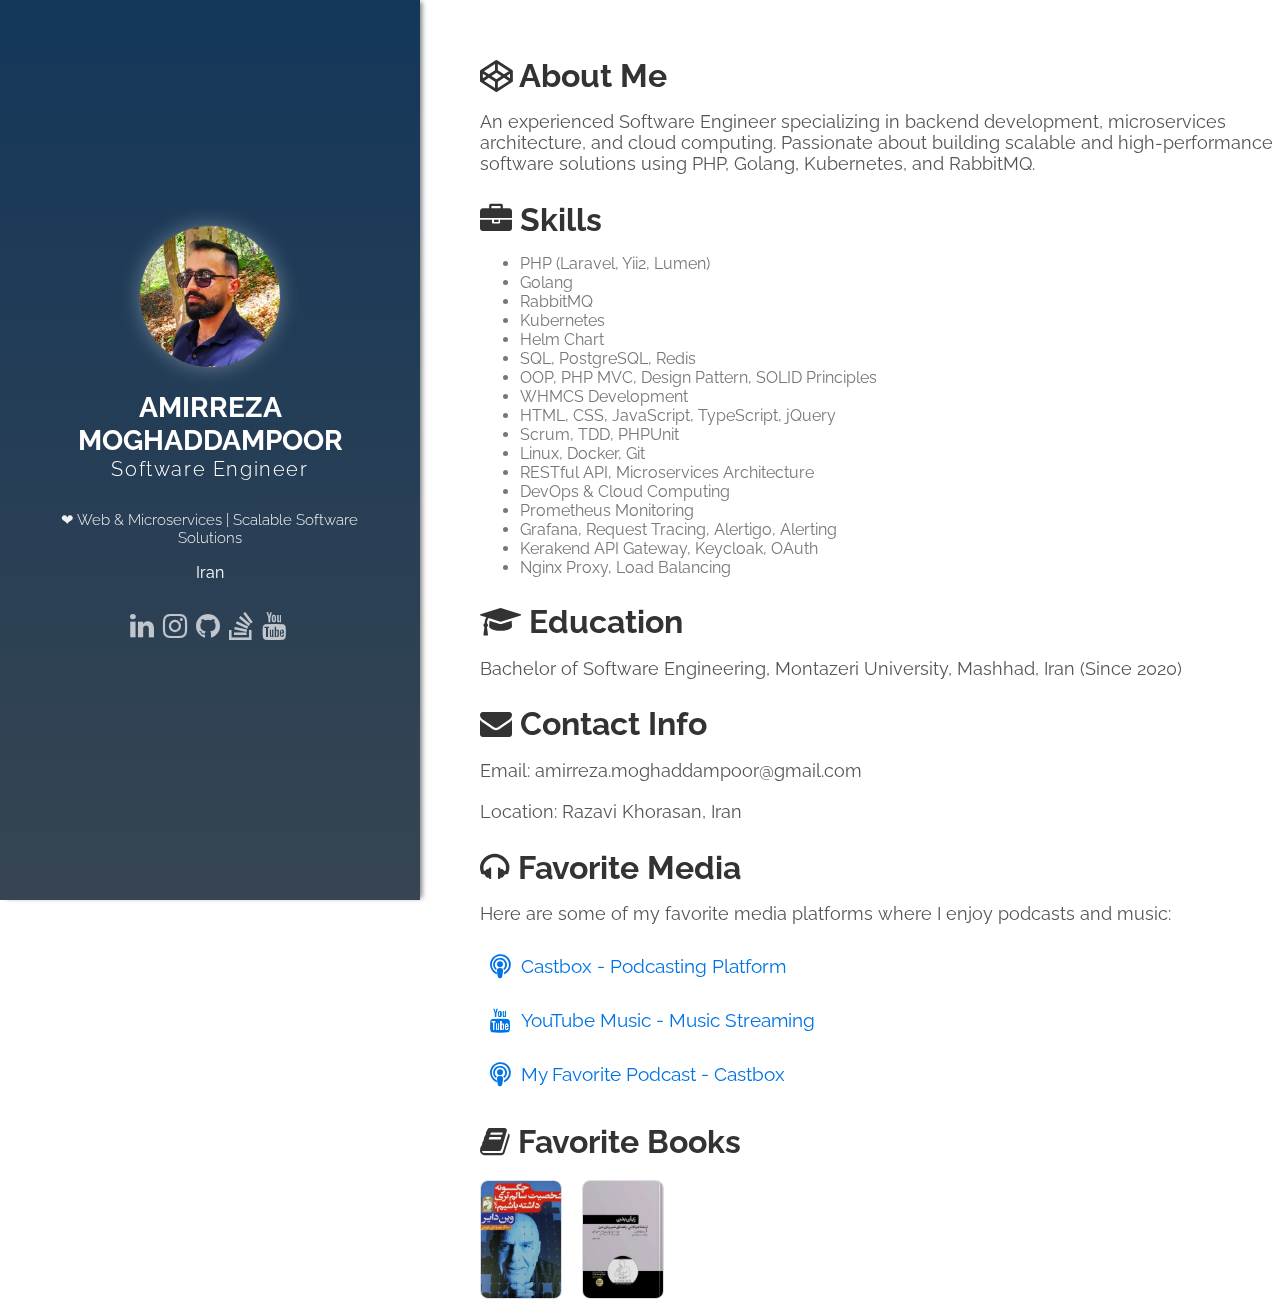
<file: index.html>
<!DOCTYPE html>
<html lang="es">

<head>
  <meta charset="UTF-8">
  <meta name="viewport" content="width=device-width, initial-scale=1.0">
  <meta name="keywords" content="Amirreza Moghaddampoor, Software Engineer, Backend Developer, PHP, Laravel, WHMCS, Microservices, Golang, RabbitMQ, Kubernetes, Helm Chart, DevOps, Cloud Computing, RESTful APIs, Docker, Agile Development, TDD, Git, Linux, Redis, SQL, PostgreSQL, Prometheus, Grafana, Request Tracing, Alertigo, Alerting, Scalable Systems, High-Performance Computing, JavaScript, TypeScript, Kerakend API Gateway, Keycloak, OAuth, Nginx Proxy, Load Balancing">
  <meta name="description" content="Amirreza Moghaddampoor - Experienced Software Engineer specializing in backend development, microservices architecture, cloud computing, and scalable systems.">
  <meta name="author" content="Amirreza Moghaddampoor">
  <title>Amirreza Moghaddampoor | Software Engineer & Backend Developer</title>
  <link rel="stylesheet" href="https://fonts.googleapis.com/css?family=Poppins:300,400,700">
  <link rel="stylesheet" href="assets/css/style.css?v=">
  <link rel="stylesheet" href="https://cdnjs.cloudflare.com/ajax/libs/font-awesome/4.7.0/css/font-awesome.min.css">
  <link rel="icon" type="image/x-icon" href="./icon.ico">
</head>

<body>
  <header>
    <div class="wrapper">
      <div class="sidebar">
        <div class="bio">
          <div class="avatar">
            <img src="./web2.jpg" alt="Amirreza Moghaddampoor - Software Engineer Profile Picture">
          </div>
          <div class="title">
            <h1>Amirreza Moghaddampoor</h1>
            <h2>Software Engineer</h2>
          </div>
          <div class="desc">
            <p>❤ Web & Microservices | Scalable Software Solutions</p>
          </div>
          <div class="address">
            <p>Iran</p>
          </div>
          <div class="social">
            <ul>
              <li><a href="https://www.linkedin.com/in/amirreza-moghaddampoor-4495a5228/"><i class="fa fa-linkedin"></i></a></li>
              <li><a href="https://www.instagram.com/amirreza_moghadampoor"><i class="fa fa-instagram"></i></a></li>
              <li><a href="https://github.com/amrmrp"><i class="fa fa-github"></i></a></li>
              <li><a href="https://stackoverflow.com/users/15503734/amrmrp"><i class="fa fa-stack-overflow"></i></a></li>
              <li><a href="https://www.youtube.com/@livecode-tv"><i class="fa fa-youtube"></i></a></li>
            </ul>
          </div>
        </div>
      </div>

      <div class="content-wrapper">
        <div class="content">
          <section>
            <h2><i class="fa fa-codepen"></i> About Me</h2>
            <p>An experienced Software Engineer specializing in backend development, 
               microservices architecture, and cloud computing. Passionate about 
               building scalable and high-performance software solutions using PHP, 
               Golang, Kubernetes, and RabbitMQ.</p>
          </section>

          <section>
            <h2><i class="fa fa-briefcase"></i> Skills</h2>
            <ul>
              <li>PHP (Laravel, Yii2, Lumen)</li>
              <li>Golang</li>
              <li>RabbitMQ</li>
              <li>Kubernetes</li>
              <li>Helm Chart</li>
              <li>SQL, PostgreSQL, Redis</li>
              <li>OOP, PHP MVC, Design Pattern, SOLID Principles</li>
              <li>WHMCS Development</li>
              <li>HTML, CSS, JavaScript, TypeScript, jQuery</li>
              <li>Scrum, TDD, PHPUnit</li>
              <li>Linux, Docker, Git</li>
              <li>RESTful API, Microservices Architecture</li>
              <li>DevOps & Cloud Computing</li>
              <li>Prometheus Monitoring</li>
              <li>Grafana, Request Tracing, Alertigo, Alerting</li>
              <li>Kerakend API Gateway, Keycloak, OAuth</li>
              <li>Nginx Proxy, Load Balancing</li>
            </ul>
          </section>

          <section>
            <h2><i class="fa fa-graduation-cap"></i> Education</h2>
            <p>Bachelor of Software Engineering, Montazeri University, Mashhad, Iran (Since 2020)</p>
          </section>

          <section>
            <h2><i class="fa fa-envelope"></i> Contact Info</h2>
            <p>Email: amirreza.moghaddampoor@gmail.com</p>
            <p>Location: Razavi Khorasan, Iran</p>
          </section>
          
          <section>
            <h2><i class="fa fa-headphones"></i> Favorite Media</h2>
            <p>Here are some of my favorite media platforms where I enjoy podcasts and music:</p>
            <ul class="media-list">
              <li>
                <a href="https://www.castbox.fm" target="_blank" class="media-link">
                  <i class="fa fa-podcast"></i> Castbox - Podcasting Platform
                </a>
              </li>
              <li>
                <a href="https://music.youtube.com" target="_blank" class="media-link">
                  <i class="fa fa-youtube"></i> YouTube Music - Music Streaming
                </a>
              </li>
              <li>
                <a href="https://castbox.fm/vh/5599766" target="_blank" class="media-link">
                  <i class="fa fa-podcast"></i> My Favorite Podcast - Castbox
                </a>
              </li>
            </ul>
          </section>

          <section>
            <h2><i class="fa fa-book"></i> Favorite Books</h2>
            <div class="book-cards">

              <div class="book-card">
                <a href="https://linkcuts.org/9ee8guuh" target="_blank" class="book-link">
                  <img src="./book1.jpg" alt="How to have a healthier personality" class="book-image">
                </a>
              </div>

              <div class="book-card">
                <a href="https://linkcuts.org/f1ac5y1o" target="_blank" class="book-link">
                  <img src="./book2.jpg" alt="Body language" class="book-image">
                </a>
              </div>

            </div>
          </section>

        </div>
      </div>
    </div>
  </header>
</body>
</html>
</file>
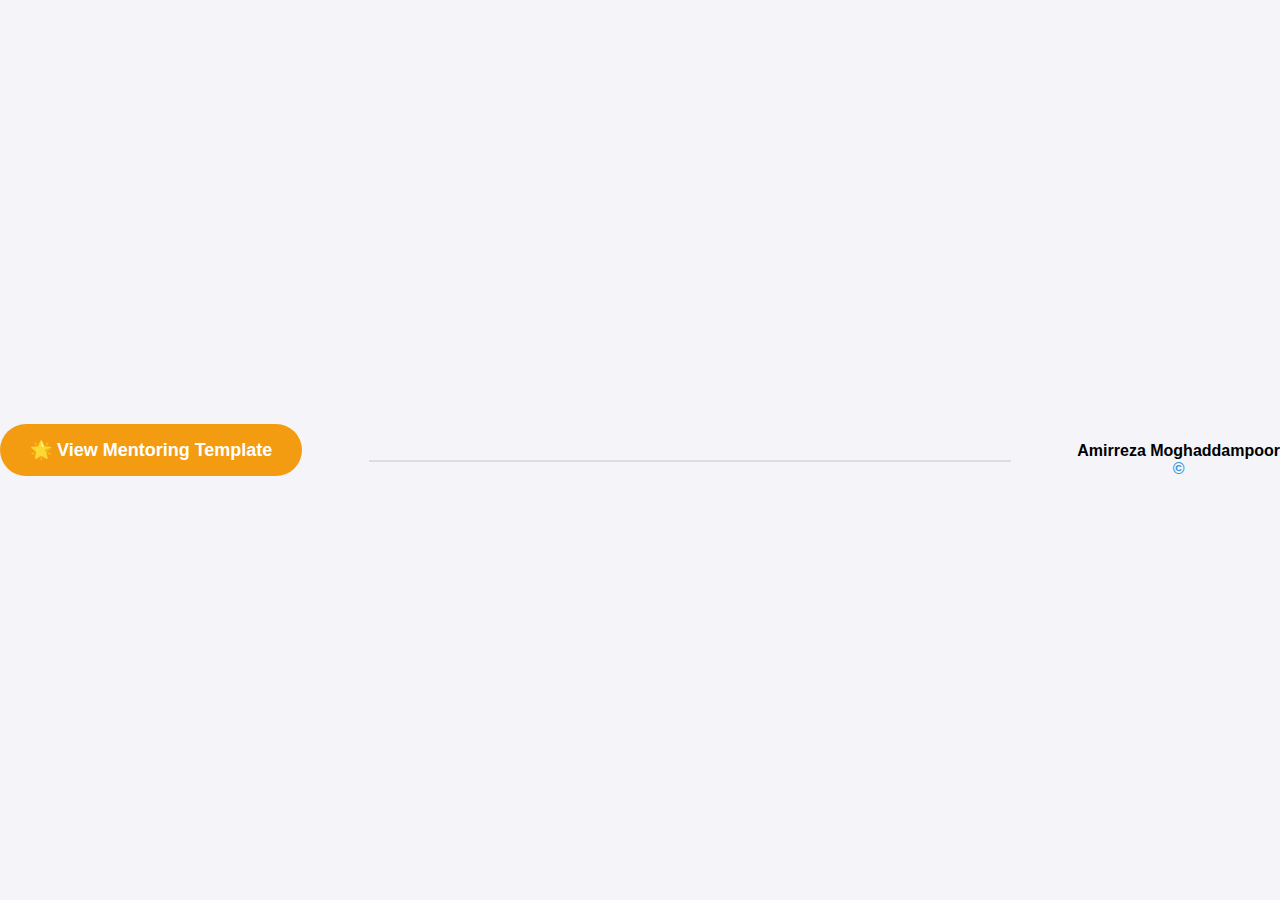
<file: tem.html>
<!DOCTYPE html>
<html lang="fa">
<head>
    <meta charset="UTF-8">
    <meta name="viewport" content="width=device-width, initial-scale=1.0">
    <title>View Mentoring Template</title>
    <style>
        /* استایل کلی صفحه */
        body {
            font-family: 'Arial', sans-serif;
            background-color: #f4f4f9;
            display: flex;
            justify-content: center;
            align-items: center;
            height: 100vh;
            margin: 0;
            text-align: center;
        }

        /* استایل برای لینک مارک دان */
        .badge {
            padding: 15px 30px;
            background-color: #f39c12;
            color: white;
            text-decoration: none;
            border-radius: 30px;
            font-weight: bold;
            font-size: 18px;
            display: inline-block;
            transition: background-color 0.3s ease;
        }

        .badge:hover {
            background-color: #e67e22;
        }

        /* استایل برای بخش اطلاعات */
        .info {
            margin-top: 20px;
            font-size: 16px;
        }

        .info a {
            color: #3498db;
            text-decoration: none;
            font-weight: bold;
        }

        .info a:hover {
            text-decoration: underline;
        }

        hr {
            margin-top: 30px;
            border: 1px solid #ddd;
            width: 50%;
            margin-left: auto;
            margin-right: auto;
        }
    </style>
</head>
<body>

    <!-- لینک مارک دان -->
    <a href="https://html.designesia.ir/mentoring/" target="_blank" class="badge">
        🌟 View Mentoring Template
    </a>

    <!-- خط جدا کننده -->
    <hr>

    <!-- اطلاعات شخصی -->
    <div class="info">
        <strong>Amirreza Moghaddampoor</strong><br>
        <a href="https://am-dev.ir" target="_blank">©</a>
    </div>

</body>
</html>
</file>
<file: assets/css/style.css>
@import url("https://fonts.googleapis.com/css?family=Raleway:300,400,700");
body{margin:0;padding:0;font-family:'Raleway',sans-serif}header .wrapper{margin:0;padding:0;max-width:100%;position:relative;}header .wrapper .content-wrapper{float:right;width:100%}
.sidebar{-webkit-box-shadow:4px 0 5px -2px rgba(94,94,94,0.81);box-shadow:4px 0 5px -2px rgba(94,94,94,0.81);text-align:center;position:fixed;width:420px;margin-right:-320px;float:left;color:#fff !important;height:100%;background-image:-webkit-linear-gradient(bottom, #27435c 0%, #14375a 100%);background-image:-moz-linear-gradient(bottom, #1687ed 0%, #14375a 100%);background-image:-o-linear-gradient(bottom, #1687ed 0%, #14375a 100%);background-image:-ms-linear-gradient(bottom, #424242 0%, #14375a 100%);background-image:linear-gradient(to top, #374552 0%, #14375a 100%);}.sidebar .bio{position:absolute;top:25%;left:5%;width:90%;display:block;margin:0 auto;}.sidebar .bio .title h1{font-weight:700;margin-bottom:0;text-transform:uppercase;font-size:28px}.sidebar .bio .title h2{font-size:20px;margin:0 0 30px 0;font-weight:300;letter-spacing:1.6px}.sidebar .bio .avatar img{width:140px;border-radius:50%;border:1px solid rgba(255,255,255,0.2);-webkit-box-shadow:0 0 20px rgba(255,255,255,0.3);box-shadow:0 0 20px rgba(255,255,255,0.3)}.sidebar .bio .desc{width:85%;display:block;margin:0 auto;}.sidebar .bio .desc p{font-size:15px;font-weight:300;color:#f2f2f2}.sidebar .bio .social{margin-top:30px;}.sidebar .bio .social a{color:rgba(255,255,255,0.7);-webkit-transition:all 0.2s linear;-moz-transition:all 0.2s linear;-o-transition:all 0.2s linear;-ms-transition:all 0.2s linear;transition:all 0.2s linear;}.sidebar .bio .social a:hover,.sidebar .bio .social a:focus{color:#fff}.sidebar .bio .social i{font-size:28px}.sidebar .bio .social ul{list-style:none;margin:0;padding:0;}.sidebar .bio .social ul li{display:inline-block;margin-right:5px}.content{padding:30px 0 0 60px;position:relative;margin-left:420px;clear:both;overflow:auto;color:#777;}.content .title{padding-bottom:20px;}.content .title i{float:left;color:#233f5d;font-size:26px;margin-right:15px}.content .title h2{color:#555}.content .title .item{margin-bottom:30px;}.content .title .item h3{color:#777;margin-bottom:5px}.content .title .item span{color:rgba(35,63,93,0.9);font-weight:300}.content .title .item p{margin-top:0;width:95%;letter-spacing:1.1px;line-height:25px}.content .title .w33{width:30%;display:inline-block}.skills{height:10px;position:relative;background:#233f5d;border-radius:50px;padding:6px;width:90%;margin-top:10px;}.skills span{display:block;height:100%;border-top-right-radius:8px;border-bottom-right-radius:8px;border-top-left-radius:20px;border-bottom-left-radius:20px;background-color:#1687ed;overflow:hidden;position:relative;-webkit-box-shadow:inset 0 2px 9px rgba(255,255,255,0.3),inset 0 -2px 6px rgba(0,0,0,0.4);box-shadow:inset 0 2px 9px rgba(255,255,255,0.3),inset 0 -2px 6px rgba(0,0,0,0.4);}.skills span:after{content:"";position:absolute;top:0;left:0;bottom:0;right:0;background-image:-webkit-linear-gradient(135deg, rgba(255,255,255,0.2) 25%, transparent 25%, transparent 50%, rgba(255,255,255,0.2) 50%, rgba(255,255,255,0.2) 75%, transparent 75%, transparent);background-image:-moz-linear-gradient(135deg, rgba(255,255,255,0.2) 25%, transparent 25%, transparent 50%, rgba(255,255,255,0.2) 50%, rgba(255,255,255,0.2) 75%, transparent 75%, transparent);background-image:-o-linear-gradient(135deg, rgba(255,255,255,0.2) 25%, transparent 25%, transparent 50%, rgba(255,255,255,0.2) 50%, rgba(255,255,255,0.2) 75%, transparent 75%, transparent);background-image:-ms-linear-gradient(135deg, rgba(255,255,255,0.2) 25%, transparent 25%, transparent 50%, rgba(255,255,255,0.2) 50%, rgba(255,255,255,0.2) 75%, transparent 75%, transparent);background-image:linear-gradient(-45deg, rgba(255,255,255,0.2) 25%, transparent 25%, transparent 50%, rgba(255,255,255,0.2) 50%, rgba(255,255,255,0.2) 75%, transparent 75%, transparent);z-index:1;-webkit-background-size:50px 50px;-moz-background-size:50px 50px;background-size:50px 50px;-webkit-animation:move 4s linear infinite;-moz-animation:move 4s linear infinite;-o-animation:move 4s linear infinite;-ms-animation:move 4s linear infinite;animation:move 4s linear infinite;overflow:hidden}@-webkit-keyframes move{0%{background-position:0 0}100%{background-position:50px 50px}}@-moz-keyframes move{0%{background-position:0 0}100%{background-position:50px 50px}}@media only screen and (max-width:768px){.sidebar{-webkit-box-shadow:none;box-shadow:none;padding-top:60px;padding-bottom:60px;margin-right:0;width:100%;position:relative;}.sidebar .bio{position:relative;top:0%;left:0%}.content{margin-left:0;position:relative;padding:20px;}.content .title .item h3 span{display:block}.content .title .item p{width:100%;text-align:justify}.content .title .skills{width:100%;margin-top:0}.content .title .w33{width:95%;display:inline-block}}/*# sourceMappingURL=style.css.map */

/* Style for the Favorite Media section */
section h2 {
  font-size: 2rem;
  color: #333;
  margin-bottom: 15px;
}

section p {
  font-size: 1.1rem;
  color: #555;
  margin-bottom: 20px;
}

.media-list {
  list-style-type: none;
  padding-left: 0;
}

.media-link {
  display: flex;
  align-items: center;
  font-size: 1.2rem;
  color: #0073e6;
  text-decoration: none;
  margin: 10px 0;
  padding: 10px;
  border-radius: 8px;
  transition: background-color 0.3s ease;
}

.media-link i {
  margin-right: 10px;
  font-size: 1.5rem;
}

.media-link:hover {
  background-color: #f1f1f1;
  color: #005bb5;
}

.media-link:active {
  background-color: #e6e6e6;
}


/* Style for the Favorite Books section */
.book-cards {
  display: flex;
 /* justify-content: space-between; */
  gap: 20px;
  margin-top: 20px;
}

.book-card {
  width: 10%;
  border: 1px solid #ddd;
  border-radius: 8px;
  overflow: hidden;
  transition: transform 0.3s ease, box-shadow 0.3s ease;
}

.book-card:hover {
  transform: translateY(-10px);
  box-shadow: 0 4px 10px rgba(0, 0, 0, 0.1);
}

.book-link {
 /* display: block; */
  text-decoration: none;
  color: inherit;
}

.book-image {
  width: 100%;
  height: 100%;
  object-fit: cover;
}

.book-info {
  padding: 15px;
  text-align: center;
}

.book-info h3 {
  font-size: 1.3rem;
  color: #333;
  margin: 10px 0;
}

.book-info p {
  font-size: 1rem;
  color: #666;
}

.book-card a:hover .book-info h3 {
  color: #0073e6;
}
</file>
